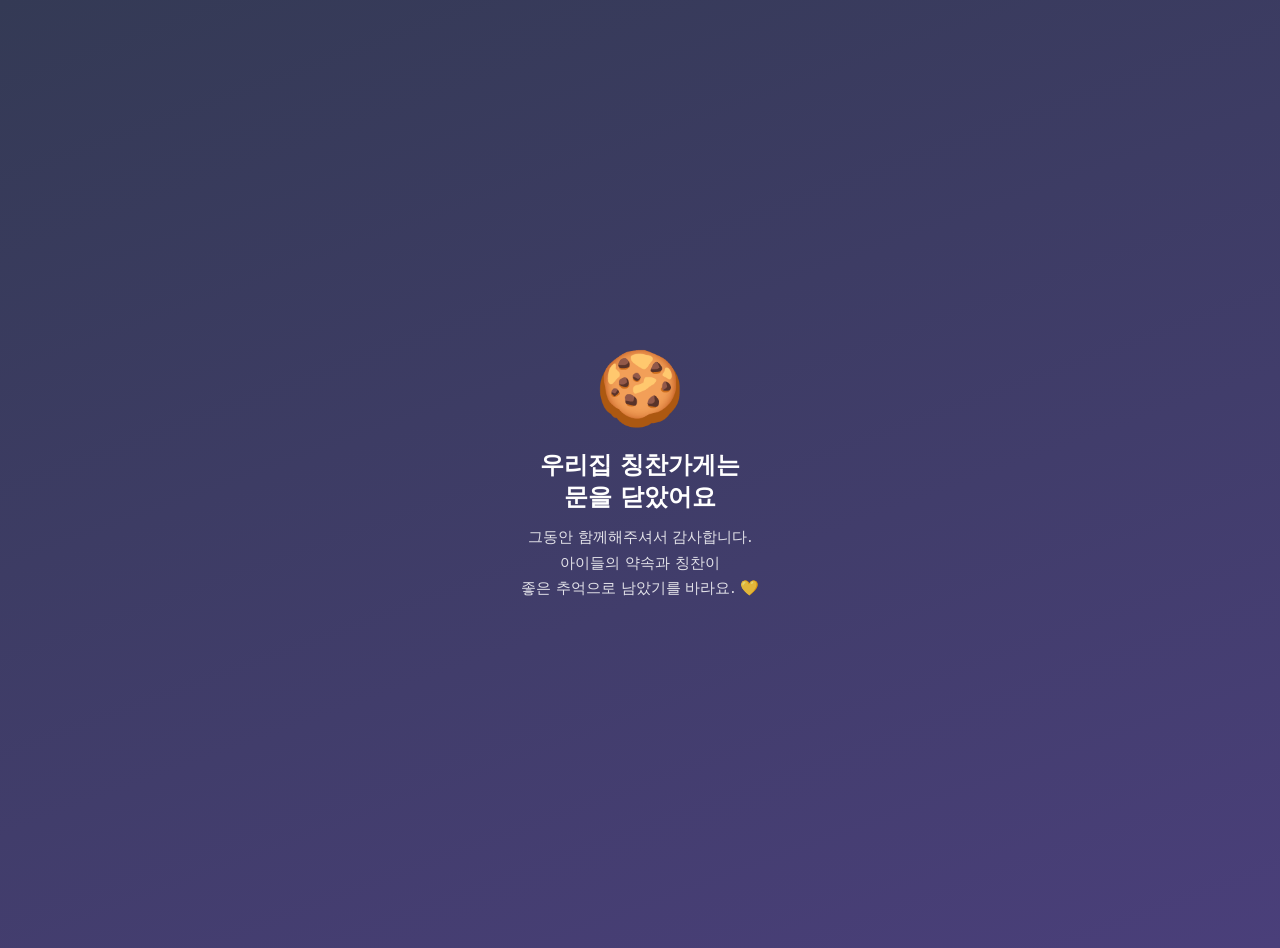
<file: index.html>
<!DOCTYPE html>
<html lang="ko">
<head>
  <meta charset="utf-8">
  <meta name="viewport" content="width=device-width, initial-scale=1">
  <title>우리집 칭찬가게</title>
  <link rel="icon" type="image/svg+xml" href="icons/icon.svg">
  <style>
    body {
      font-family: 'Pretendard', -apple-system, BlinkMacSystemFont, system-ui, sans-serif;
      background: linear-gradient(160deg, #343A55 0%, #4A3F7A 100%);
      color: #fff;
      margin: 0;
      min-height: 100dvh;
      display: flex;
      align-items: center;
      justify-content: center;
      text-align: center;
      padding: 24px;
    }
    .box { max-width: 340px; }
    .emoji { font-size: 72px; margin-bottom: 18px; }
    h1 { font-size: 24px; margin: 0 0 12px; }
    p { font-size: 15px; line-height: 1.7; color: rgba(255,255,255,0.85); margin: 0; }
  </style>
</head>
<body>
  <div class="box">
    <div class="emoji">🍪</div>
    <h1>우리집 칭찬가게는<br>문을 닫았어요</h1>
    <p>그동안 함께해주셔서 감사합니다.<br>
    아이들의 약속과 칭찬이<br>
    좋은 추억으로 남았기를 바라요. 💛</p>
  </div>
</body>
</html>
</file>
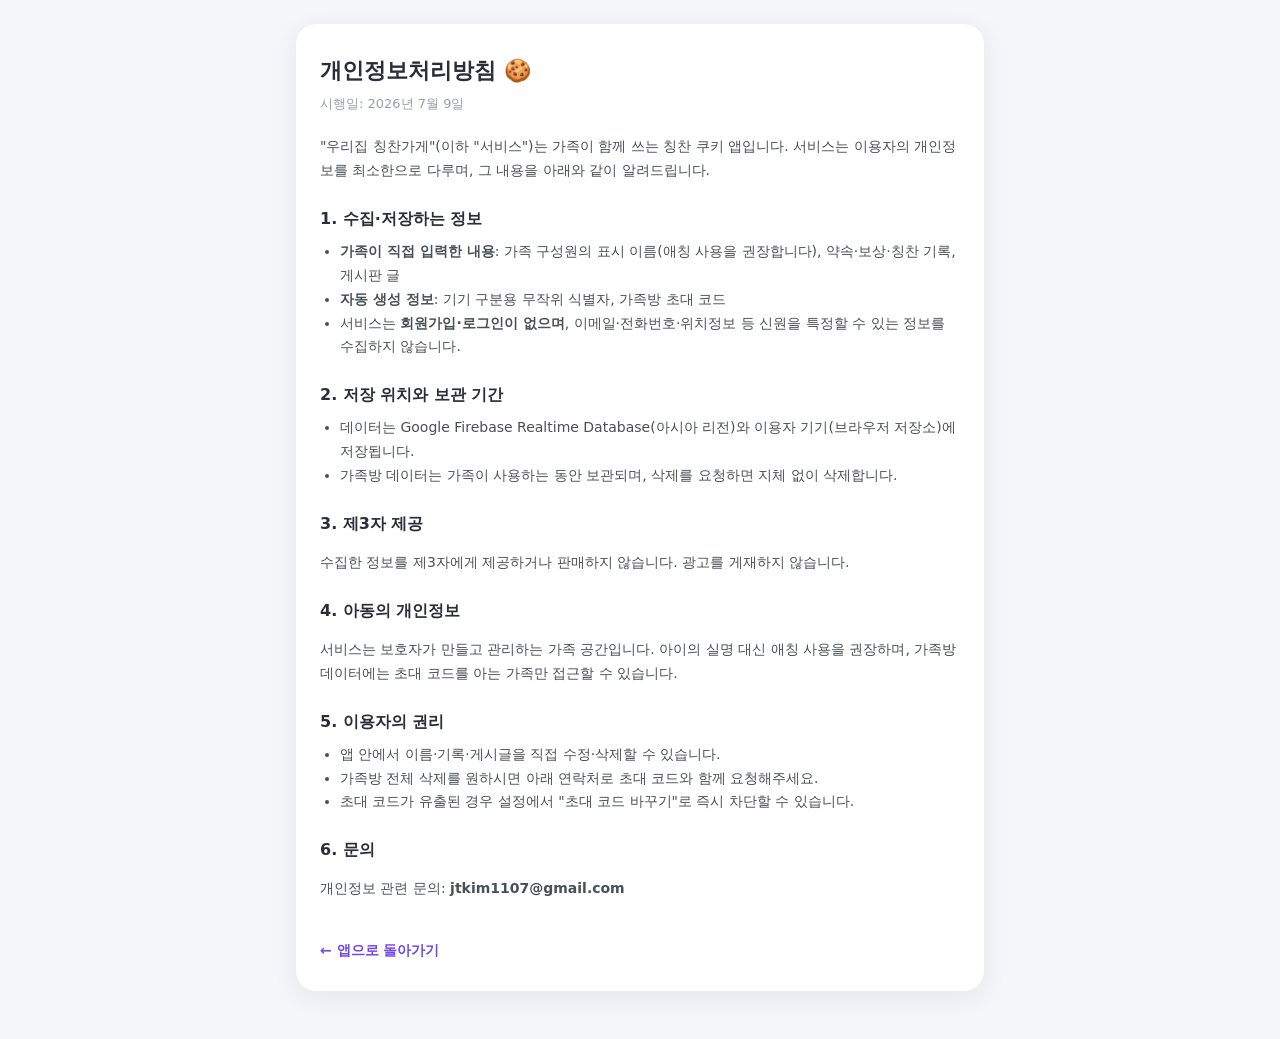
<file: privacy.html>
<!DOCTYPE html>
<html lang="ko">
<head>
  <meta charset="utf-8">
  <meta name="viewport" content="width=device-width, initial-scale=1">
  <title>개인정보처리방침 — 우리집 칭찬가게</title>
  <link rel="icon" type="image/svg+xml" href="icons/icon.svg">
  <style>
    body {
      font-family: 'Pretendard', -apple-system, BlinkMacSystemFont, system-ui, sans-serif;
      color: #2B2D3A;
      background: #F5F6FA;
      margin: 0;
      padding: 24px 16px 48px;
      line-height: 1.7;
    }
    .wrap {
      max-width: 640px;
      margin: 0 auto;
      background: #fff;
      border-radius: 20px;
      padding: 28px 24px;
      box-shadow: 0 6px 24px rgba(30,40,90,0.08);
    }
    h1 { font-size: 22px; margin: 0 0 4px; }
    .date { color: #9AA0AC; font-size: 13px; margin-bottom: 20px; }
    h2 { font-size: 16px; margin: 22px 0 8px; }
    p, li { font-size: 14px; color: #495057; }
    ul { padding-left: 20px; margin: 6px 0; }
    .back { display: inline-block; margin-top: 24px; font-size: 14px; color: #7048E8; text-decoration: none; font-weight: 700; }
  </style>
</head>
<body>
  <div class="wrap">
    <h1>개인정보처리방침 🍪</h1>
    <div class="date">시행일: 2026년 7월 9일</div>

    <p>"우리집 칭찬가게"(이하 "서비스")는 가족이 함께 쓰는 칭찬 쿠키 앱입니다.
    서비스는 이용자의 개인정보를 최소한으로 다루며, 그 내용을 아래와 같이 알려드립니다.</p>

    <h2>1. 수집·저장하는 정보</h2>
    <ul>
      <li><strong>가족이 직접 입력한 내용</strong>: 가족 구성원의 표시 이름(애칭 사용을 권장합니다), 약속·보상·칭찬 기록, 게시판 글</li>
      <li><strong>자동 생성 정보</strong>: 기기 구분용 무작위 식별자, 가족방 초대 코드</li>
      <li>서비스는 <strong>회원가입·로그인이 없으며</strong>, 이메일·전화번호·위치정보 등 신원을 특정할 수 있는 정보를 수집하지 않습니다.</li>
    </ul>

    <h2>2. 저장 위치와 보관 기간</h2>
    <ul>
      <li>데이터는 Google Firebase Realtime Database(아시아 리전)와 이용자 기기(브라우저 저장소)에 저장됩니다.</li>
      <li>가족방 데이터는 가족이 사용하는 동안 보관되며, 삭제를 요청하면 지체 없이 삭제합니다.</li>
    </ul>

    <h2>3. 제3자 제공</h2>
    <p>수집한 정보를 제3자에게 제공하거나 판매하지 않습니다. 광고를 게재하지 않습니다.</p>

    <h2>4. 아동의 개인정보</h2>
    <p>서비스는 보호자가 만들고 관리하는 가족 공간입니다. 아이의 실명 대신 애칭 사용을 권장하며,
    가족방 데이터에는 초대 코드를 아는 가족만 접근할 수 있습니다.</p>

    <h2>5. 이용자의 권리</h2>
    <ul>
      <li>앱 안에서 이름·기록·게시글을 직접 수정·삭제할 수 있습니다.</li>
      <li>가족방 전체 삭제를 원하시면 아래 연락처로 초대 코드와 함께 요청해주세요.</li>
      <li>초대 코드가 유출된 경우 설정에서 "초대 코드 바꾸기"로 즉시 차단할 수 있습니다.</li>
    </ul>

    <h2>6. 문의</h2>
    <p>개인정보 관련 문의: <strong>jtkim1107@gmail.com</strong></p>

    <a class="back" href="index.html">← 앱으로 돌아가기</a>
  </div>
</body>
</html>
</file>
